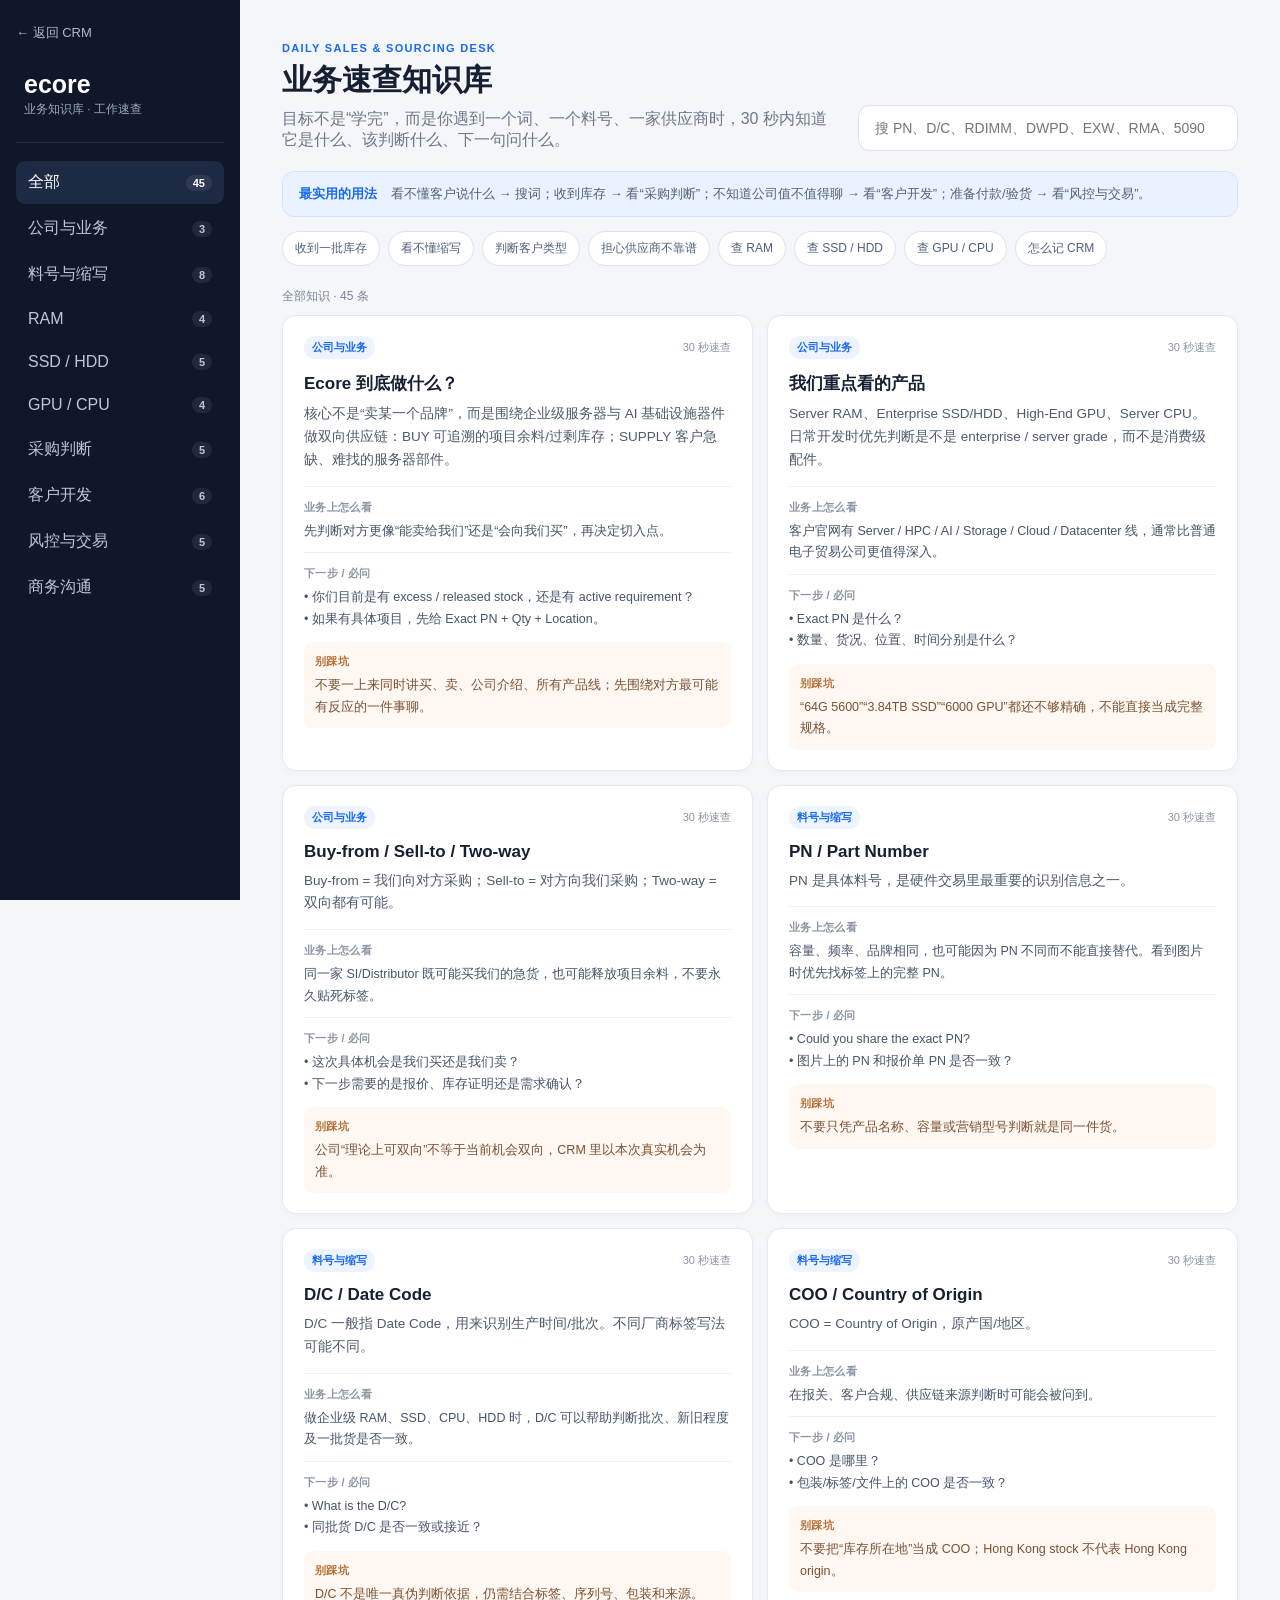
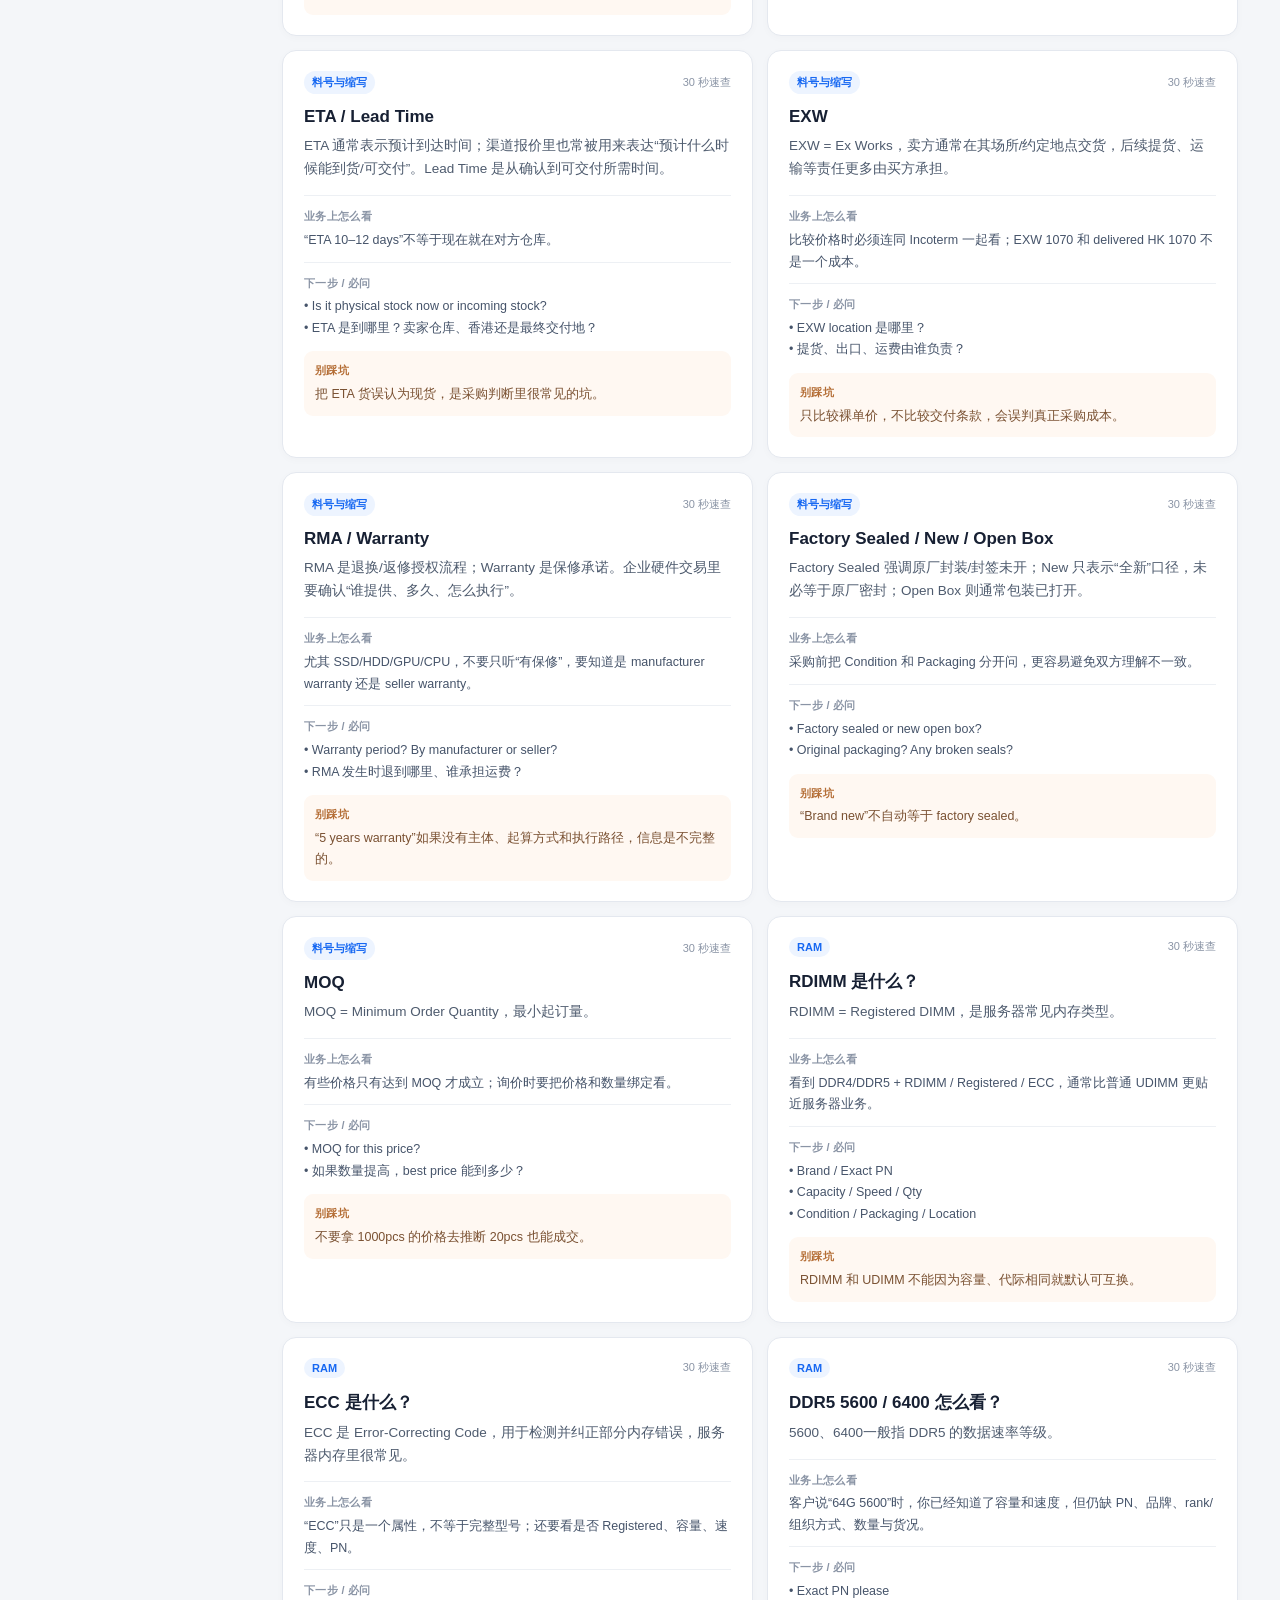
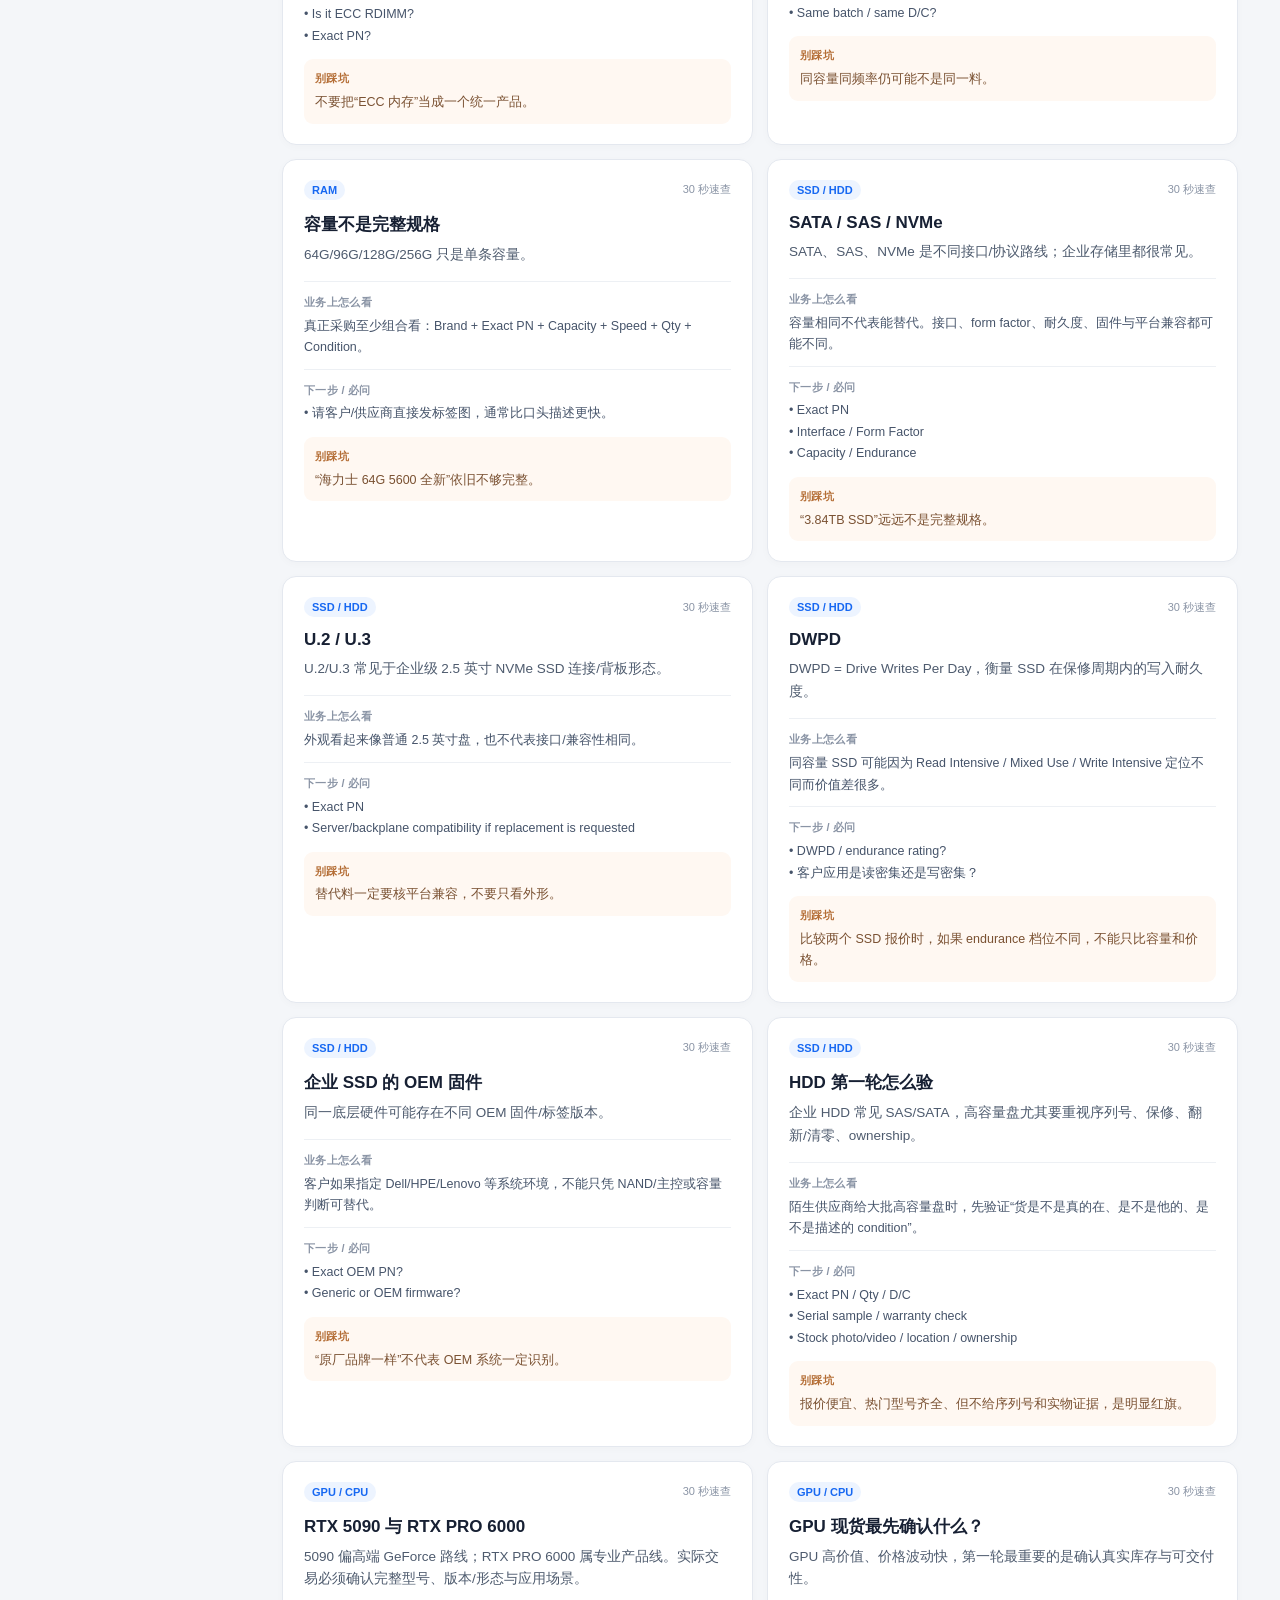
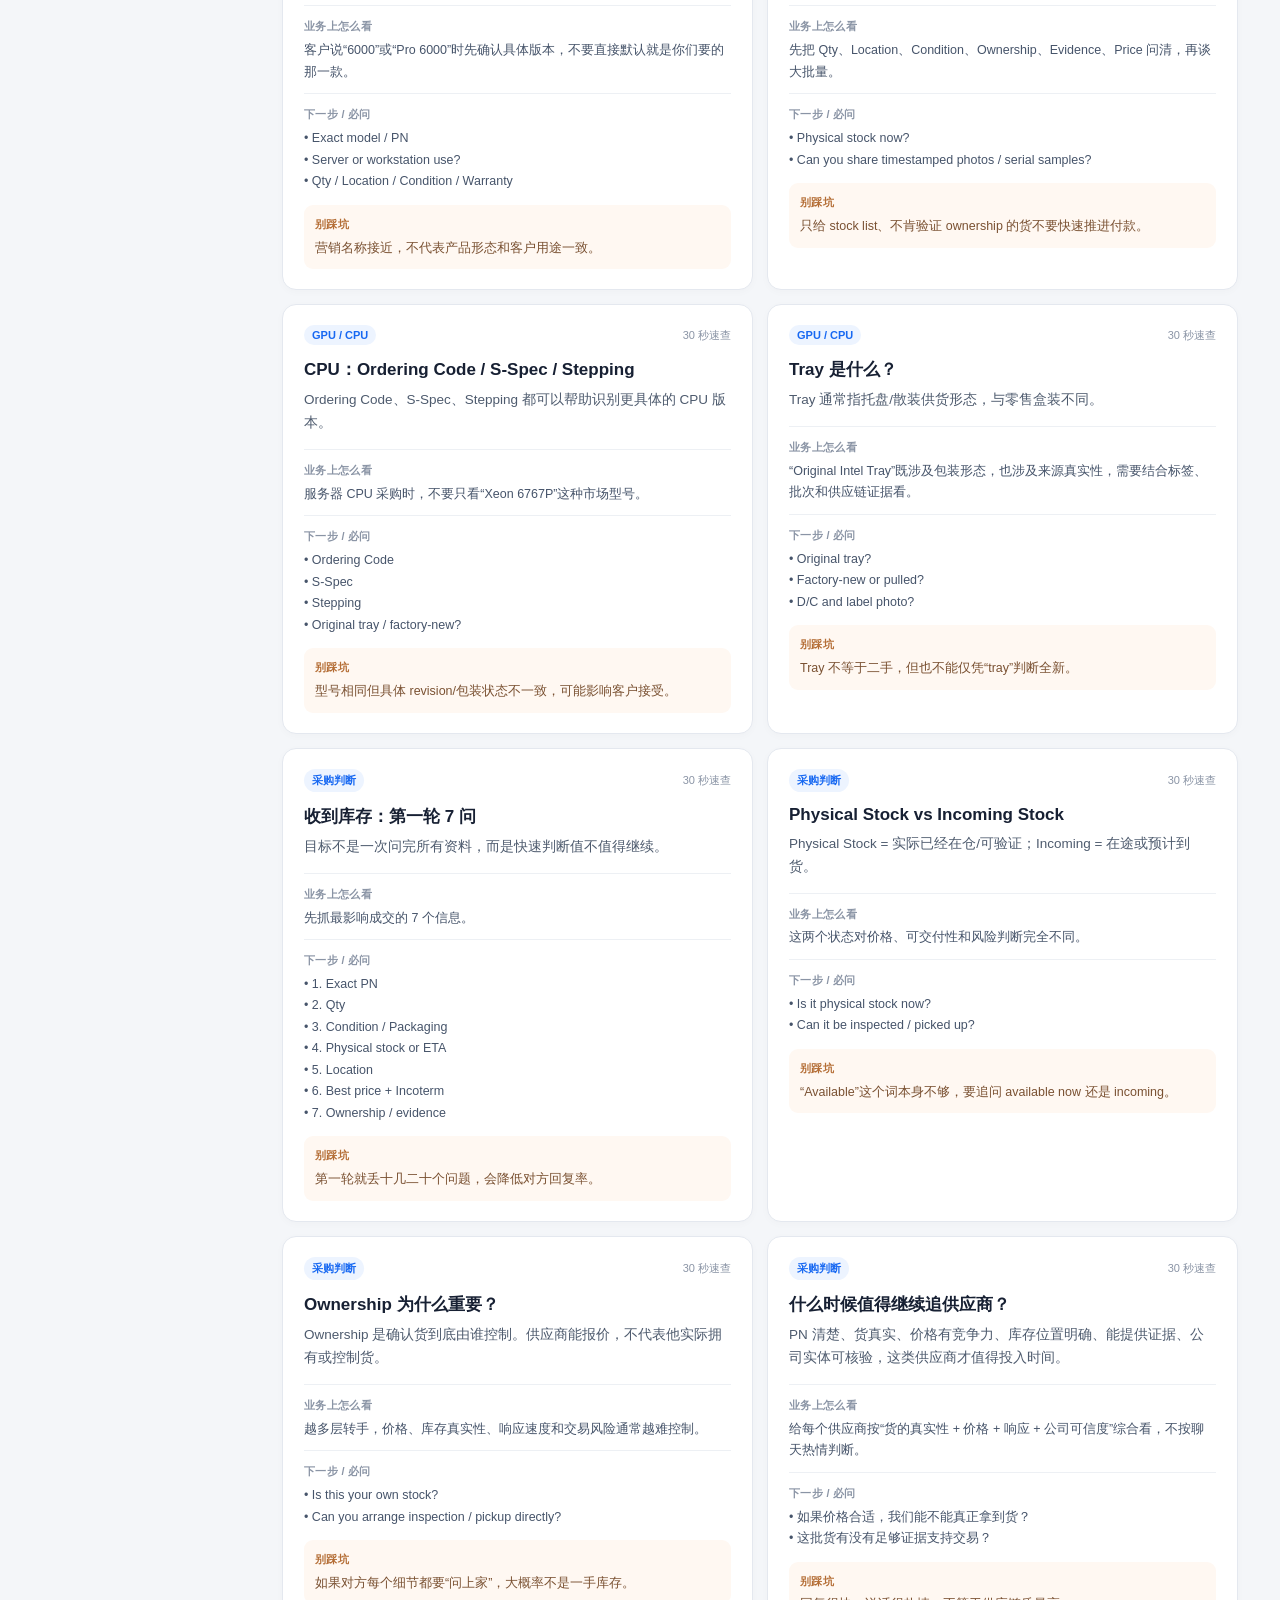
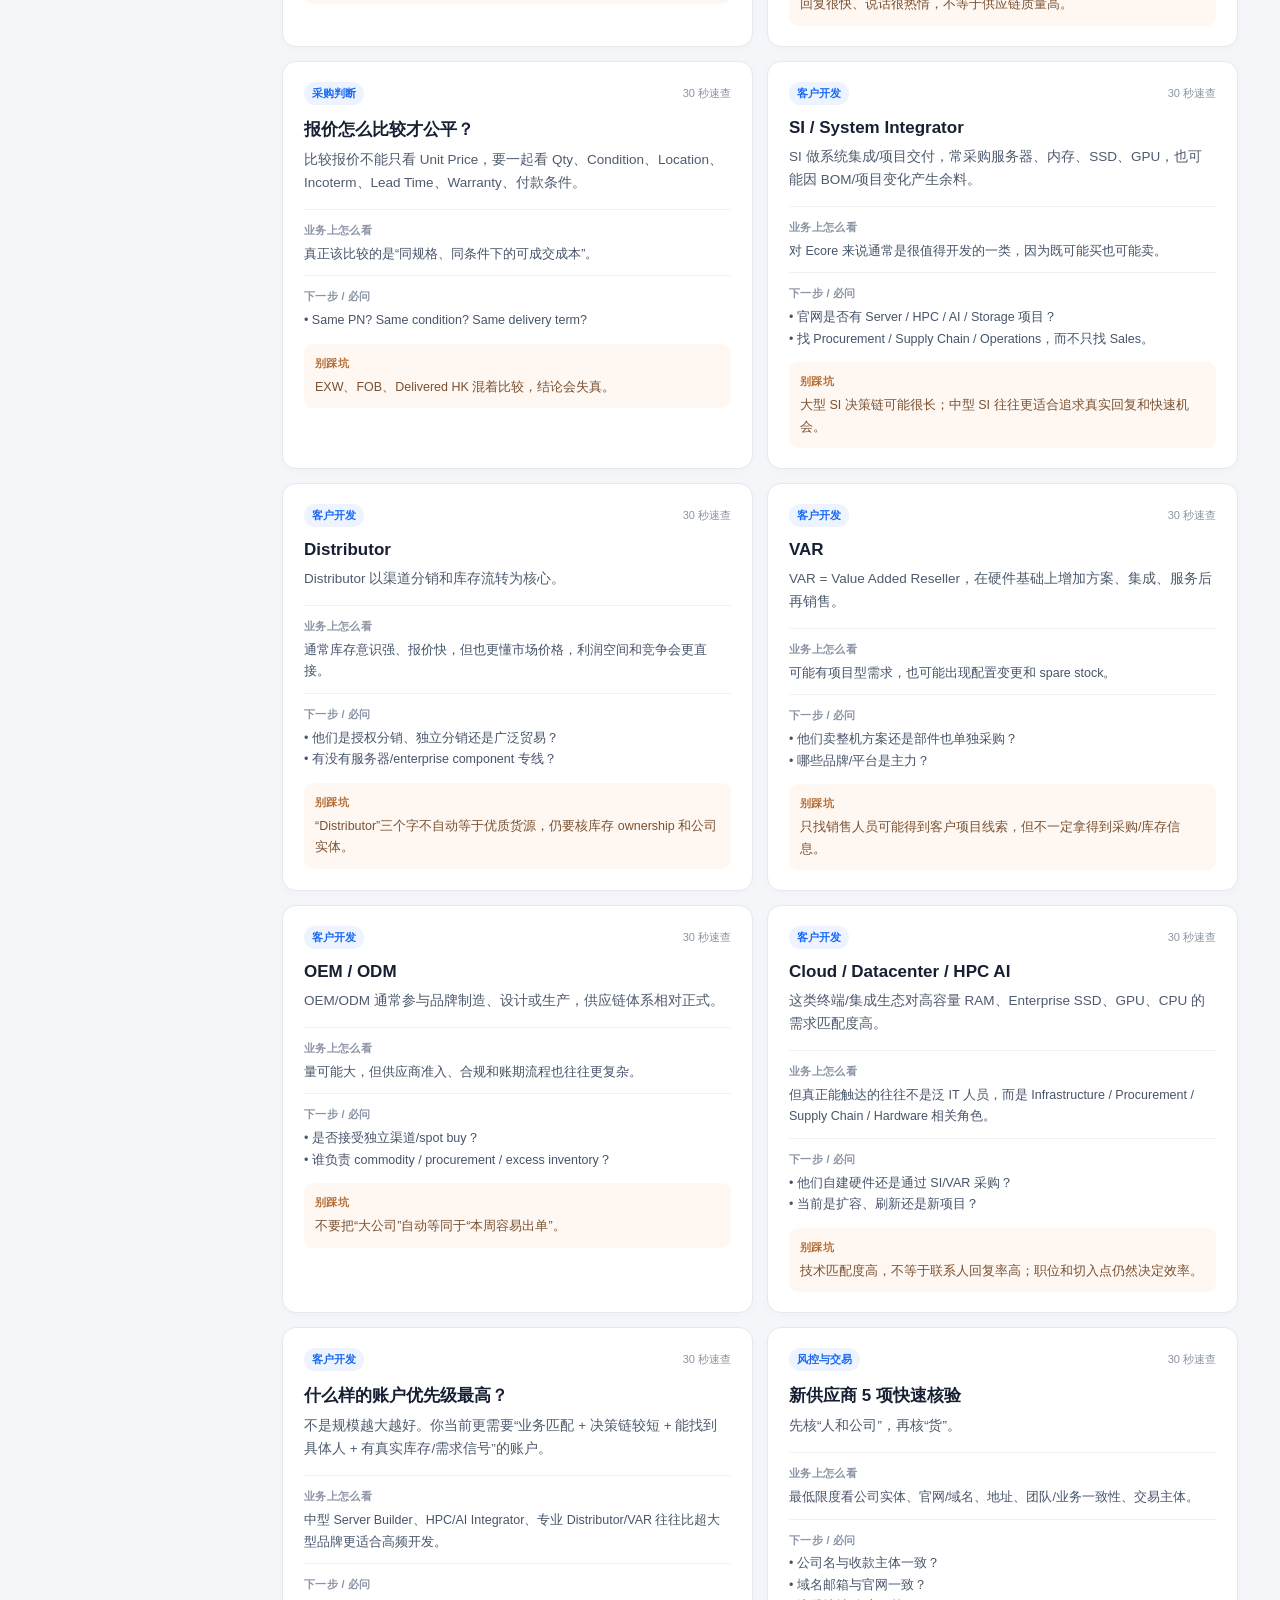
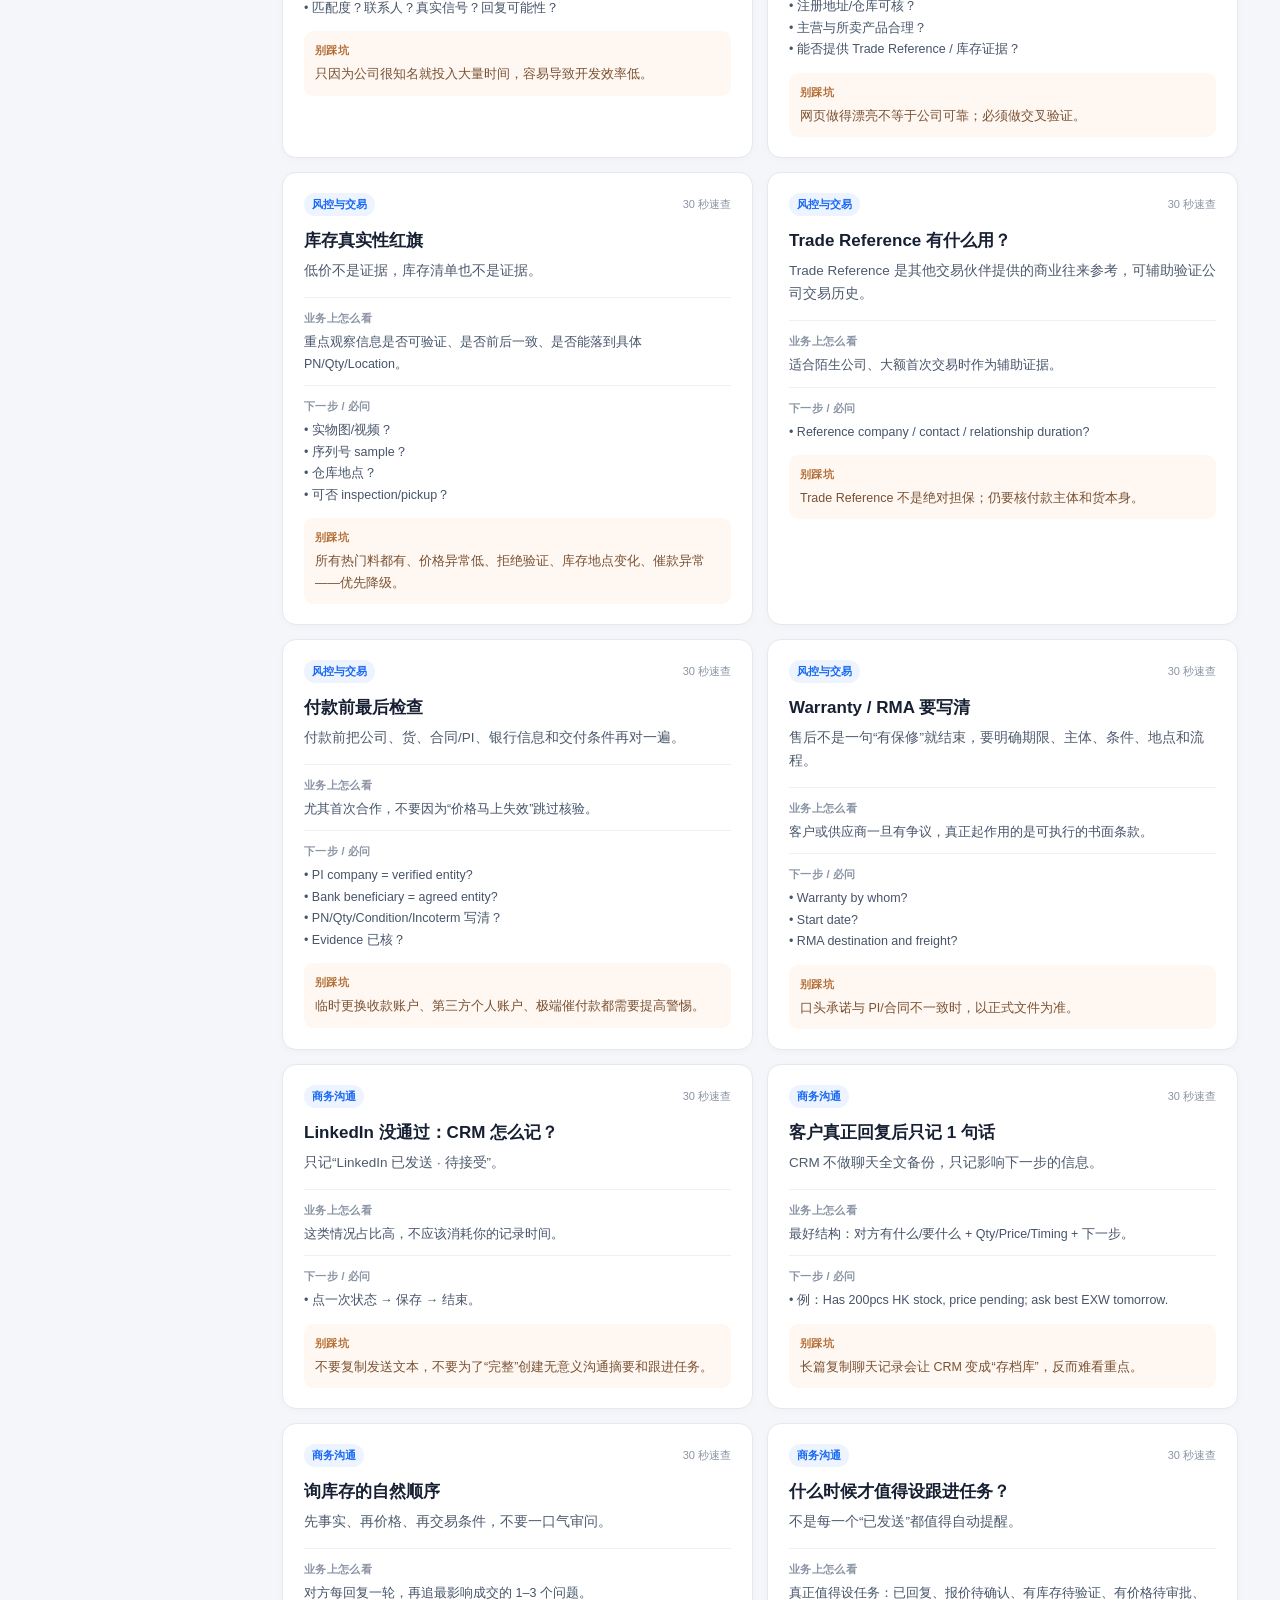
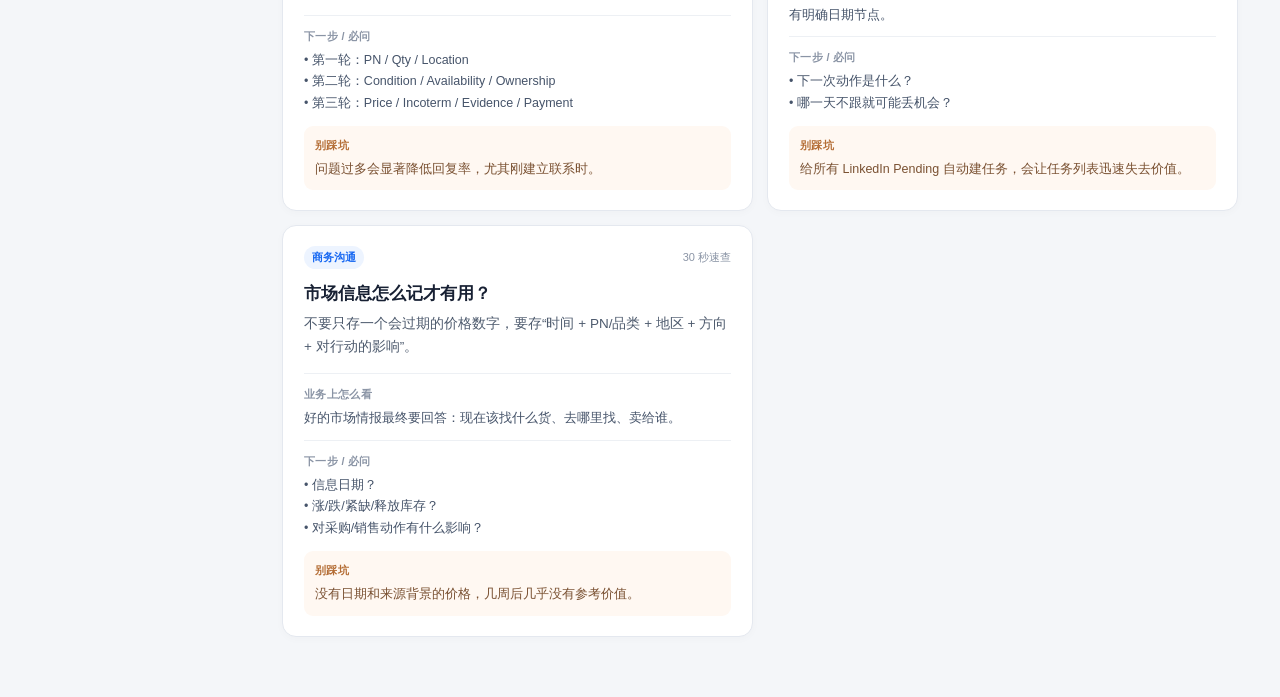
<file: knowledge.html>
<!doctype html>
<html lang="zh-CN">
<head>
  <meta charset="UTF-8" />
  <meta name="viewport" content="width=device-width, initial-scale=1.0" />
  <meta name="theme-color" content="#1768f2" />
  <title>Ecore 业务知识库</title>
  <link rel="stylesheet" href="./styles.css?v=7" />
  <link rel="stylesheet" href="./v2-enhancements.css?v=2" />
</head>
<body class="knowledge-body">
  <div class="knowledge-shell">
    <aside class="knowledge-sidebar">
      <a class="knowledge-back" href="./index.html">← 返回 CRM</a>
      <div class="knowledge-brand"><strong>ecore</strong><span>业务知识库 · 工作速查</span></div>
      <nav id="knowledge-categories"></nav>
    </aside>
    <main class="knowledge-main">
      <header class="knowledge-header">
        <div><span class="eyebrow">DAILY SALES & SOURCING DESK</span><h1>业务速查知识库</h1><p>目标不是“学完”，而是你遇到一个词、一个料号、一家供应商时，30 秒内知道它是什么、该判断什么、下一句问什么。</p></div>
        <div class="knowledge-search-wrap"><input id="knowledge-search" type="search" placeholder="搜 PN、D/C、RDIMM、DWPD、EXW、RMA、5090、库存真假…" autocomplete="off" /></div>
      </header>
      <section class="knowledge-tips"><strong>最实用的用法</strong><span>看不懂客户说什么 → 搜词；收到库存 → 看“采购判断”；不知道公司值不值得聊 → 看“客户开发”；准备付款/验货 → 看“风控与交易”。</span></section>
      <div id="knowledge-scenarios" class="knowledge-scenarios"></div>
      <div id="knowledge-content"></div>
    </main>
  </div>
  <script src="./knowledge.js?v=2"></script>
</body>
</html>
</file>
<file: styles.css>
:root {
  --blue: #1768f2;
  --blue-dark: #0749c4;
  --blue-soft: #edf4ff;
  --navy: #102654;
  --text: #31415f;
  --muted: #7a879d;
  --paper: #faf8f3;
  --card: rgba(255, 255, 255, 0.9);
  --line: #e5e2dc;
  --danger: #ef634f;
  --green: #18885a;
  --shadow: 0 12px 34px rgba(28, 52, 88, 0.07);
}

* { box-sizing: border-box; }
html, body { min-height: 100%; }
body {
  margin: 0;
  color: var(--navy);
  background:
    radial-gradient(circle at 78% 0, rgba(23, 104, 242, 0.07), transparent 29rem),
    var(--paper);
  font-family: Inter, "Microsoft YaHei", "PingFang SC", system-ui, -apple-system, sans-serif;
}
button, input, select, textarea { font: inherit; }
button { color: inherit; }
a { color: var(--blue); }

.loading-screen {
  min-height: 100vh;
  display: grid;
  place-items: center;
  color: var(--blue);
  font-weight: 750;
}

.auth-shell {
  min-height: 100vh;
  display: grid;
  grid-template-columns: minmax(0, 1.04fr) minmax(360px, 0.96fr);
  background: #fbfaf6;
}
.auth-panel {
  width: min(620px, 100%);
  align-self: center;
  justify-self: center;
  padding: clamp(36px, 7vw, 88px);
}
.auth-brand { display: flex; align-items: baseline; gap: 8px; margin-bottom: 66px; }
.auth-brand span { color: var(--blue); font-size: 44px; font-weight: 820; letter-spacing: -3px; }
.auth-brand small { font-size: 16px; font-weight: 800; letter-spacing: .1em; }
.auth-kicker { color: var(--blue); font-size: 12px; font-weight: 800; letter-spacing: .13em; text-transform: uppercase; }
.auth-panel h1 { margin: 12px 0 14px; font-size: clamp(37px, 5vw, 57px); line-height: 1.08; letter-spacing: -.05em; }
.auth-copy { max-width: 520px; margin: 0 0 30px; color: #718097; font-size: 14px; line-height: 1.8; }
.auth-form label { display: block; margin-bottom: 8px; color: #53627c; font-size: 12px; font-weight: 750; }
.auth-input-row { display: flex; gap: 10px; }
.auth-input-row input {
  flex: 1; min-width: 0; height: 50px; padding: 0 15px;
  border: 1px solid #cbd6e8; border-radius: 10px; outline: 0; color: var(--navy); background: white;
}
.auth-input-row input:focus { border-color: var(--blue); box-shadow: 0 0 0 4px rgba(23, 104, 242, .1); }
.auth-input-row button, .primary {
  min-height: 44px; padding: 0 19px; border: 0; border-radius: 10px; color: white;
  background: linear-gradient(135deg, var(--blue), var(--blue-dark)); font-weight: 760; cursor: pointer;
  box-shadow: 0 10px 25px rgba(23, 104, 242, .2);
}
.auth-error { min-height: 18px; margin: 9px 0 0; color: #cf4938; font-size: 12px; }
.auth-note { display: flex; gap: 9px; align-items: flex-start; margin-top: 25px; color: #7d899d; font-size: 11px; line-height: 1.6; }
.auth-note b { width: 20px; height: 20px; flex: 0 0 auto; display: grid; place-items: center; border-radius: 50%; color: var(--green); background: #e3f4eb; }
.auth-art {
  position: relative; min-height: 100vh; overflow: hidden; display: flex; align-items: flex-end;
  padding: 72px; color: white; background: linear-gradient(145deg, #0b50d2, #1768f2 58%, #093ca7);
}
.auth-art::before {
  content: ""; position: absolute; inset: 0; opacity: .24;
  background-image: radial-gradient(circle, white 1.6px, transparent 1.8px);
  background-size: 24px 24px;
  mask-image: linear-gradient(to bottom right, transparent 6%, black 55%, transparent 100%);
}
.auth-art p { position: relative; z-index: 2; margin: 0; font-size: clamp(27px, 3vw, 44px); line-height: 1.25; font-weight: 800; }
.orb { position: absolute; border: 1px solid rgba(255,255,255,.34); border-radius: 50%; }
.orb.one { width: 450px; height: 450px; top: -95px; right: -100px; }
.orb.two { width: 255px; height: 255px; top: 180px; right: 135px; }

.app-shell { min-height: 100vh; display: flex; }
.sidebar {
  position: fixed; inset: 0 auto 0 0; z-index: 20; width: 236px; overflow: hidden;
  padding: 36px 23px; border-right: 1px solid var(--line); background: rgba(251, 249, 245, .94);
}
.brand { display: flex; align-items: baseline; gap: 7px; margin: 0 2px 40px; }
.brand span { color: var(--blue); font-size: 38px; font-weight: 820; letter-spacing: -2.7px; }
.brand small { font-size: 15px; font-weight: 800; letter-spacing: .08em; }
.nav { display: grid; gap: 8px; }
.nav-item {
  width: 100%; min-height: 52px; display: flex; align-items: center; gap: 15px; padding: 0 15px;
  border: 1px solid transparent; border-radius: 11px; background: transparent;
  text-align: left; font-size: 15px; font-weight: 680; cursor: pointer;
}
.nav-item .icon { width: 25px; font-size: 18px; text-align: center; }
.nav-item .badge { margin-left: auto; min-width: 21px; height: 21px; display: grid; place-items: center; padding: 0 5px; border-radius: 99px; color: var(--blue); background: #e5eefc; font-size: 9px; }
.nav-item.active { border-color: #b9d3ff; color: var(--blue-dark); background: var(--blue-soft); }
.nav-item:hover { background: #f0f4fa; }
.sidebar-tools { position: absolute; left: 23px; right: 23px; bottom: 98px; display: grid; gap: 7px; z-index: 2; }
.subtle-button {
  min-height: 38px; border: 1px solid #dce3ed; border-radius: 8px; color: #60708a; background: rgba(255,255,255,.78); cursor: pointer;
}
.subtle-button:hover { border-color: #aec9f7; color: var(--blue); }
.sidebar-art { position: absolute; height: 240px; left: 0; right: 0; bottom: 0; overflow: hidden; pointer-events: none; }
.sidebar-art span { position: absolute; width: 300px; height: 300px; left: -178px; bottom: -150px; border-radius: 48px; transform: rotate(42deg); background: linear-gradient(145deg, #0f75ff, #125be6); }
.sidebar-art b { position: absolute; width: 90px; height: 90px; right: 17px; bottom: 13px; opacity: .32; background-image: radial-gradient(circle, #3182f6 2px, transparent 2.3px); background-size: 18px 18px; }

.workspace { margin-left: 236px; width: calc(100% - 236px); padding: 43px clamp(26px, 4vw, 62px) 64px; }
.topbar, .section-header { display: flex; align-items: flex-end; justify-content: space-between; gap: 24px; margin-bottom: 28px; }
.topbar h1, .section-header h1 { margin: 4px 0 0; font-size: clamp(32px, 4vw, 48px); line-height: 1.12; letter-spacing: -.04em; }
.header-note { margin: 9px 0 0; color: var(--muted); font-size: 12px; }
.section-header h1 { font-size: 36px; }
.eyebrow { margin: 0; color: #8591a7; font-size: 11px; font-weight: 800; letter-spacing: .13em; text-transform: uppercase; }
.top-actions { display: flex; align-items: center; gap: 10px; }
.search-box input {
  width: min(290px, 26vw); height: 44px; padding: 0 14px; border: 1px solid #dce1e8;
  border-radius: 10px; outline: 0; color: var(--navy); background: rgba(255,255,255,.8);
}
.search-box input:focus { border-color: var(--blue); }
.primary { height: 44px; }
.secondary {
  min-height: 42px; padding: 0 15px; border: 1px solid #c8d9f5; border-radius: 9px; color: var(--blue); background: #f6f9ff; font-weight: 700; cursor: pointer;
}
.secondary:hover { background: var(--blue-soft); }

.metrics { display: grid; grid-template-columns: repeat(4, minmax(155px, 1fr)); gap: 17px; margin-bottom: 24px; }
.metric, .panel, .quick-card {
  border: 1px solid var(--line); border-radius: 12px; background: var(--card); box-shadow: var(--shadow);
}
.metric { min-height: 138px; display: flex; align-items: center; justify-content: space-between; padding: 25px 27px; }
.metric label { display: block; margin-bottom: 13px; font-size: 14px; font-weight: 760; }
.metric strong { color: var(--blue); font-size: 42px; line-height: 1; }
.metric.danger strong { color: var(--danger); }
.metric .metric-icon { width: 48px; height: 48px; display: grid; place-items: center; border-radius: 50%; color: var(--blue); background: #eaf2ff; font-size: 21px; }
.metric.danger .metric-icon { color: var(--danger); background: #ffebe8; }

.dashboard-grid { display: grid; grid-template-columns: minmax(0, 1.8fr) minmax(280px, .72fr); gap: 20px; }
.panel { padding: 27px; }
.panel-title { display: flex; align-items: center; justify-content: space-between; gap: 14px; margin-bottom: 20px; }
.panel-title h2 { margin: 0; font-size: 20px; letter-spacing: -.02em; }
.panel-title small { color: var(--muted); }
.text-link { border: 0; color: var(--blue); background: transparent; font-size: 11px; font-weight: 750; cursor: pointer; }
.priority-list { border: 1px solid #e1e4e9; border-radius: 10px; overflow: hidden; }
.priority-row {
  width: 100%; min-height: 87px; display: grid; grid-template-columns: 1.05fr .9fr .85fr .7fr; gap: 16px;
  align-items: center; padding: 14px 19px; border: 0; border-left: 3px solid var(--blue);
  border-bottom: 1px solid #e7e8ea; background: white; text-align: left; cursor: pointer;
}
.priority-row:last-child { border-bottom: 0; }
.priority-row:hover { background: #f8fbff; }
.priority-row strong { font-size: 16px; }
.priority-row span { color: var(--text); font-size: 12px; }
.priority-row time { color: var(--blue); font-size: 11px; font-weight: 760; text-align: right; }
.progress-list { display: grid; gap: 11px; }
.progress-row { display: grid; grid-template-columns: 35px 1fr auto; gap: 12px; align-items: center; }
.progress-icon { width: 35px; height: 35px; display: grid; place-items: center; border-radius: 50%; color: var(--blue); background: #edf3ff; }
.progress-row span { font-size: 13px; }
.progress-row b { color: var(--blue); font-size: 24px; }
.queue-panel { margin-top: 20px; }
.queue-row { width: 100%; display: flex; align-items: center; justify-content: space-between; gap: 12px; padding: 13px 0; border: 0; border-bottom: 1px solid #e9e7e2; background: transparent; text-align: left; cursor: pointer; }
.queue-row:last-child { border-bottom: 0; }
.queue-row span { display: grid; gap: 3px; }
.queue-row strong { font-size: 12px; }
.queue-row small { color: var(--muted); font-size: 9px; }
.queue-row b { color: var(--blue); font-size: 22px; }
.motto {
  position: relative; min-height: 165px; margin-top: 20px; overflow: hidden; display: flex; align-items: flex-end;
  padding: 23px; border-radius: 11px; color: white; background: linear-gradient(135deg, #0751d2, #1670ff);
}
.motto::before { content: ""; position: absolute; width: 210px; height: 210px; right: -55px; top: -70px; border: 1px solid rgba(255,255,255,.35); border-radius: 50%; box-shadow: 0 0 0 35px rgba(255,255,255,.04), 0 0 0 70px rgba(255,255,255,.035); }
.motto strong { position: relative; max-width: 180px; font-size: 18px; line-height: 1.55; }
.quick-card { margin-top: 20px; padding: 22px; }
.quick-card h3 { margin: 0 0 5px; font-size: 15px; }
.quick-card p { margin: 0 0 14px; color: var(--muted); font-size: 11px; }
.quick-row { display: flex; gap: 9px; }
.quick-row input { flex: 1; min-width: 0; height: 42px; padding: 0 12px; border: 1px solid #d7dfe9; border-radius: 8px; outline: none; }

.toolbar { display: flex; gap: 10px; align-items: center; margin-bottom: 16px; }
.toolbar input, .toolbar select {
  height: 42px; padding: 0 12px; border: 1px solid #d8dee7; border-radius: 9px; outline: none; background: rgba(255,255,255,.85);
}
.toolbar input { min-width: min(360px, 40vw); }
.toolbar .grow { flex: 1; }
.table-wrap { overflow: auto; border: 1px solid var(--line); border-radius: 12px; background: var(--card); box-shadow: var(--shadow); }
table { width: 100%; min-width: 960px; border-collapse: collapse; }
th { padding: 13px 15px; color: #8490a4; background: #f8f8f6; font-size: 10px; letter-spacing: .07em; text-align: left; }
td { padding: 16px 15px; border-top: 1px solid #eceae6; color: var(--text); font-size: 12px; vertical-align: middle; }
td strong { color: var(--navy); font-size: 13px; }
tr.clickable { cursor: pointer; }
tr.clickable:hover td { background: #f8fbff; }
.progress-legend {
  display: flex; flex-wrap: wrap; gap: 9px 18px; margin: -10px 0 16px;
  padding: 11px 14px; border: 1px solid #e6e1dc; border-radius: 10px; background: rgba(255,255,255,.72);
  color: #68758a; font-size: 10px;
}
.progress-legend span { display: inline-flex; align-items: center; gap: 7px; }
.progress-legend i { width: 14px; height: 14px; border: 1px solid rgba(88,59,68,.08); border-radius: 4px; }
.legend-contact { background: #f3f4f6; }
.legend-outreach { background: #fff2b8; }
.legend-reply { background: #ffdce8; }
.legend-opportunity { background: #ffb9b9; }
.account-table table { min-width: 1450px; }
.account-table tr.account-progress-contact td { background: #f7f7f5; }
.account-table tr.account-progress-outreach td { background: #fff8d7; }
.account-table tr.account-progress-reply td { background: #ffe5ed; }
.account-table tr.account-progress-opportunity td { background: #ffd5d5; }
.account-table tr.account-progress-contact:hover td { background: #f0f0ed; }
.account-table tr.account-progress-outreach:hover td { background: #fff0b5; }
.account-table tr.account-progress-reply:hover td { background: #ffd4e1; }
.account-table tr.account-progress-opportunity:hover td { background: #ffc2c2; }
.account-table tr[class*="account-progress-"] td:first-child { border-left: 4px solid transparent; }
.account-table tr.account-progress-contact td:first-child { border-left-color: #e0bb42; }
.account-table tr.account-progress-outreach td:first-child { border-left-color: #e0b229; }
.account-table tr.account-progress-reply td:first-child { border-left-color: #dd7899; }
.account-table tr.account-progress-opportunity td:first-child { border-left-color: #df4545; }
.company-cell { display: grid; gap: 4px; }
.company-cell small { color: var(--muted); }
.contact-cell { min-width: 160px; display: grid; gap: 4px; }
.contact-cell small { color: var(--muted); }
.contact-methods { display: flex; flex-wrap: wrap; gap: 4px; }
.contact-methods i { padding: 3px 6px; border-radius: 5px; color: #5d5f6a; background: rgba(255,255,255,.72); font-size: 8px; font-style: normal; font-weight: 750; }
.contact-methods em, .no-activity { color: #929bac; font-size: 9px; font-style: normal; }
.activity-preview { width: 225px; display: grid; gap: 5px; }
.activity-preview > div { display: flex; align-items: center; justify-content: space-between; gap: 8px; }
.activity-preview b { color: #243a61; font-size: 9px; }
.activity-preview time { color: #8995a8; font-size: 8px; white-space: nowrap; }
.activity-preview p { margin: 0; overflow: hidden; display: -webkit-box; color: #536078; font-size: 10px; line-height: 1.45; -webkit-box-orient: vertical; -webkit-line-clamp: 2; }
.activity-preview > small { color: #8d98aa; font-size: 8px; }
.next-action-cell { min-width: 220px; line-height: 1.55; }
.progress-pills { min-width: 185px; display: flex; flex-wrap: wrap; gap: 5px; }
.progress-pill { display: inline-flex; padding: 4px 7px; border-radius: 6px; font-size: 9px; font-weight: 760; line-height: 1.3; }
.progress-pill.pending { color: #795906; background: #ffec9c; }
.progress-pill.reply { color: #9c3659; background: #ffcddd; }
.progress-pill.opportunity { color: #a51f2a; background: #ffadad; }
.status, .trust {
  display: inline-flex; align-items: center; min-height: 25px; padding: 0 8px; border-radius: 99px;
  font-size: 10px; font-weight: 760; white-space: nowrap;
}
.status.gray { color: #647085; background: #eef0f3; }
.status.blue { color: #1260d7; background: #eaf2ff; }
.status.yellow { color: #815d0d; background: #fff0b7; }
.status.pink { color: #a54567; background: #ffe1eb; }
.status.rose { color: #9e2f59; background: #ffcadd; }
.status.hotpink { color: #7b1644; background: #ef9dbc; }
.status.cyan { color: #08768e; background: #e4f7fb; }
.status.purple { color: #7651be; background: #f0eafd; }
.status.orange { color: #ae621f; background: #fff1df; }
.status.green { color: #18764f; background: #e4f5ed; }
.status.red { color: #b84638; background: #ffebe8; }
.grade { display: inline-flex; min-height: 24px; align-items: center; padding: 0 8px; border-radius: 7px; font-size: 10px; font-weight: 850; }
.grade-A { color: #1260d7; background: #e5efff; }
.grade-B { color: #8b5f16; background: #fff1d6; }
.grade-C { color: #687386; background: #edf0f4; }
.trust.good { color: #16754d; background: #e4f5ec; }
.trust.medium { color: #9c681c; background: #fff3df; }
.trust.low { color: #bd4b3b; background: #ffebe8; }
.empty { padding: 60px 20px; color: #8793a5; text-align: center; }
.empty.compact { padding: 20px 8px; }

.pipeline-board { display: grid; grid-auto-flow: column; grid-auto-columns: minmax(240px, 275px); gap: 13px; overflow-x: auto; padding: 3px 2px 18px; }
.pipeline-column { min-height: 360px; padding: 12px; border: 1px solid #e5e2dc; border-radius: 12px; background: rgba(245,244,240,.75); }
.pipeline-list { display: grid; gap: 9px; }
.pipeline-card { display: grid; gap: 8px; padding: 14px; border: 1px solid #e2e6ed; border-radius: 10px; background: white; box-shadow: 0 5px 15px rgba(35,53,83,.04); text-align: left; cursor: pointer; }
.pipeline-card:hover { border-color: #b7cdf2; transform: translateY(-1px); }
.pipeline-card > div { display: flex; align-items: center; justify-content: space-between; gap: 8px; }
.pipeline-card > div small, .pipeline-card time { color: var(--muted); font-size: 9px; }
.pipeline-card p, .pipeline-card span { margin: 0; color: #526078; font-size: 10px; line-height: 1.45; }
.pipeline-card span { min-height: 29px; }

.task-board { display: grid; grid-template-columns: repeat(4, minmax(220px, 1fr)); gap: 14px; align-items: start; overflow: auto; padding-bottom: 12px; }
.task-column { min-width: 220px; padding: 12px; border: 1px solid #e5e2dc; border-radius: 12px; background: rgba(245,244,240,.75); }
.column-title { display: flex; justify-content: space-between; align-items: center; padding: 3px 4px 13px; }
.column-title h2 { margin: 0; font-size: 14px; }
.column-title b { min-width: 24px; height: 24px; display: grid; place-items: center; border-radius: 99px; color: #727e91; background: #e9e9e6; font-size: 10px; }
.task-list { display: grid; gap: 10px; }
.task-card { padding: 13px; border: 1px solid #e5e6e9; border-radius: 9px; background: white; box-shadow: 0 5px 15px rgba(35,53,83,.04); }
.task-card.done { opacity: .55; }
.task-card-head { display: flex; align-items: center; justify-content: space-between; }
.task-check { width: 21px; height: 21px; display: grid; place-items: center; border: 1px solid #cbd3df; border-radius: 6px; background: white; cursor: pointer; }
.task-card.done .task-check { color: white; border-color: var(--green); background: var(--green); }
.priority { padding: 3px 6px; border-radius: 5px; color: #758097; background: #eef0f3; font-size: 9px; font-weight: 760; }
.priority.high { color: #bf4e3b; background: #ffebe8; }
.task-client { display: block; margin: 12px 0 5px; color: var(--navy); font-size: 13px; font-weight: 760; }
.task-card p { margin: 0 0 9px; color: #4b5b76; font-size: 11px; line-height: 1.5; }
.task-card time { color: #8a95a7; font-size: 9px; }

.timeline { padding: 26px; border: 1px solid var(--line); border-radius: 12px; background: var(--card); box-shadow: var(--shadow); }
.timeline-item { position: relative; display: grid; grid-template-columns: 44px 1fr; gap: 15px; padding-bottom: 20px; }
.timeline-item:last-child { padding-bottom: 0; }
.timeline-dot { position: relative; z-index: 2; width: 40px; height: 40px; display: grid; place-items: center; border: 5px solid #faf9f6; border-radius: 50%; color: var(--blue); background: #e9f1ff; font-size: 11px; font-weight: 800; }
.timeline-line { position: absolute; left: 19px; top: 39px; bottom: -2px; border-left: 1px dashed #cbd5e5; }
.timeline-item:last-child .timeline-line { display: none; }
.timeline-content { padding: 15px 17px; border: 1px solid #e4e6ea; border-radius: 9px; background: white; }
.timeline-top { display: flex; align-items: center; gap: 9px; }
.timeline-top strong { font-size: 13px; }
.timeline-top span { padding: 4px 7px; border-radius: 6px; color: #536987; background: #eef3fa; font-size: 9px; }
.timeline-top time { margin-left: auto; color: #909bad; font-size: 9px; }
.timeline-content p { margin: 11px 0; color: #4d5d75; font-size: 12px; line-height: 1.65; }
.next-step { padding: 9px 10px; border-radius: 7px; background: #f5f8fd; font-size: 10px; }

.report-grid { display: grid; grid-template-columns: minmax(0, 1.45fr) minmax(260px, .55fr); gap: 20px; }
.report-copy { white-space: pre-wrap; color: var(--text); font-size: 13px; line-height: 1.9; }
.verification-guide { display: grid; gap: 6px; margin-bottom: 16px; padding: 14px 17px; border: 1px solid #c9d9f5; border-radius: 10px; color: #29496f; background: #f2f7ff; }
.verification-guide b { font-size: 12px; }
.verification-guide span { font-size: 10px; line-height: 1.6; }
.completion { min-width: 145px; display: grid; gap: 5px; }
.completion b { font-size: 12px; }
.completion i { position: relative; height: 5px; overflow: hidden; border-radius: 99px; background: #e5e9ef; }
.completion i::after { content: ""; position: absolute; inset: 0 auto 0 0; width: var(--progress); border-radius: inherit; background: linear-gradient(90deg, #ee9b44, var(--blue)); }
.completion small { color: var(--muted); font-size: 8px; line-height: 1.4; }
.kpi-list { display: grid; gap: 13px; }
.kpi-item { padding: 14px; border: 1px solid #e6e5e1; border-radius: 9px; background: white; }
.kpi-item span { display: block; color: var(--muted); font-size: 10px; }
.kpi-item strong { display: block; margin-top: 6px; color: var(--blue); font-size: 24px; }

.drawer-backdrop, .modal-backdrop { position: fixed; inset: 0; z-index: 50; background: rgba(10, 24, 50, .3); backdrop-filter: blur(2px); }
.drawer {
  position: fixed; inset: 0 0 0 auto; z-index: 60; width: min(610px, 94vw); overflow: auto;
  padding: 31px; background: #fbfaf7; box-shadow: -20px 0 55px rgba(16, 38, 84, .16);
}
.drawer-head { display: flex; align-items: flex-start; justify-content: space-between; gap: 18px; margin-bottom: 20px; }
.drawer-head h2 { margin: 5px 0 7px; font-size: 29px; }
.drawer-head p { margin: 0; color: var(--muted); font-size: 12px; }
.icon-button { width: 38px; height: 38px; border: 1px solid #dce2ea; border-radius: 9px; background: white; cursor: pointer; }
.drawer-actions { display: flex; gap: 9px; margin-bottom: 20px; }
.detail-grid { display: grid; grid-template-columns: 1fr 1fr; gap: 11px; }
.detail-card { padding: 13px; border: 1px solid #e6e4df; border-radius: 9px; background: white; }
.detail-card label { display: block; margin-bottom: 5px; color: #8b96a8; font-size: 9px; letter-spacing: .06em; }
.detail-card p { margin: 0; color: var(--text); font-size: 12px; line-height: 1.55; word-break: break-word; }
.detail-wide { grid-column: 1 / -1; }
.drawer-badges { display: flex; flex-wrap: wrap; align-items: center; gap: 7px; }
.key-account-pill {
  display: inline-flex; align-items: center; gap: 4px; padding: 4px 7px; border: 1px solid #f0c96b; border-radius: 999px;
  color: #865400; background: #fff5cf; font-size: 9px; font-weight: 850; white-space: nowrap;
}
.key-account-empty { color: #b2bac7; }
.key-account-field { align-content: center; padding: 10px 12px; border: 1px solid #d7dee9; border-radius: 8px; background: #fffaf0; }
.key-account-field label { display: flex; align-items: center; gap: 8px; color: #865400; font-size: 11px; cursor: pointer; }
.key-account-field input { width: 16px; min-height: 16px; height: 16px; margin: 0; accent-color: #d59a19; }
.key-account-field small { color: #8b96a8; font-size: 9px; line-height: 1.45; }
.drawer-badges .progress-pills { min-width: 0; }
.drawer-section { margin-top: 24px; }
.drawer-section h3 { margin: 0 0 12px; font-size: 15px; }
.mini-list { display: grid; gap: 8px; }
.mini-item { padding: 11px 12px; border: 1px solid #e6e5e2; border-radius: 8px; background: white; font-size: 11px; line-height: 1.55; }
.mini-item strong { display: block; margin-bottom: 3px; color: var(--navy); }

.modal-backdrop { z-index: 80; display: grid; place-items: center; padding: 20px; }
.modal {
  width: min(720px, 96vw); max-height: 92vh; overflow: auto; padding: 26px;
  border: 1px solid #e3e2df; border-radius: 14px; background: #fbfaf7; box-shadow: 0 25px 70px rgba(12, 31, 66, .24);
}
.modal-wide { width: min(940px, 96vw); }
.modal-note { margin: 5px 0 0; color: var(--muted); font-size: 10px; }
.modal-head { display: flex; align-items: center; justify-content: space-between; margin-bottom: 21px; }
.modal-head h2 { margin: 0; font-size: 24px; }
.form-grid { display: grid; grid-template-columns: 1fr 1fr; gap: 14px; }
.field { display: grid; gap: 6px; }
.field.wide { grid-column: 1 / -1; }
.field label { color: #63718a; font-size: 10px; font-weight: 750; }
.field input, .field select, .field textarea {
  width: 100%; min-height: 42px; padding: 10px 11px; border: 1px solid #d7dee9; border-radius: 8px; outline: 0; color: var(--navy); background: white;
}
.field textarea { min-height: 80px; resize: vertical; }
.progress-selector { display: grid; grid-template-columns: repeat(3, 1fr); gap: 10px; }
.progress-group { min-width: 0; display: grid; gap: 7px; margin: 0; padding: 12px; border: 1px solid #e2e2de; border-radius: 9px; background: white; }
.progress-group legend { padding: 0 5px; font-size: 9px; font-weight: 820; }
.progress-group.pending { background: #fffbea; }
.progress-group.reply { background: #fff1f5; }
.progress-group.opportunity { background: #fff0f0; }
.progress-group label { display: flex; align-items: flex-start; gap: 7px; color: #4e5b70; font-size: 10px; line-height: 1.4; cursor: pointer; }
.progress-group input { width: 15px; height: 15px; min-height: 0; flex: 0 0 auto; margin: 0; accent-color: var(--blue); }
.field input:focus, .field select:focus, .field textarea:focus { border-color: var(--blue); box-shadow: 0 0 0 3px rgba(23,104,242,.08); }
.modal-actions { display: flex; justify-content: flex-end; gap: 10px; margin-top: 20px; }

.toast {
  position: fixed; z-index: 100; left: 50%; bottom: 28px; transform: translateX(-50%);
  padding: 11px 16px; border-radius: 9px; color: white; background: #102654; box-shadow: 0 10px 30px rgba(16,38,84,.25);
  font-size: 12px;
}

@media (max-width: 1050px) {
  .metrics { grid-template-columns: repeat(2, 1fr); }
  .dashboard-grid, .report-grid { grid-template-columns: 1fr; }
  .sidebar { width: 205px; padding-left: 16px; padding-right: 16px; }
  .workspace { margin-left: 205px; width: calc(100% - 205px); }
}
@media (max-width: 760px) {
  .auth-shell { grid-template-columns: 1fr; }
  .auth-art { display: none; }
  .auth-panel { padding: 34px 24px; }
  .auth-brand { margin-bottom: 46px; }
  .sidebar { position: fixed; inset: auto 0 0 0; width: auto; height: 70px; padding: 7px; border: 0; border-top: 1px solid var(--line); }
  .brand, .sidebar-tools, .sidebar-art { display: none; }
  .nav { height: 100%; grid-template-columns: repeat(7, 1fr); gap: 2px; }
  .nav-item { min-height: 54px; display: grid; place-items: center; align-content: center; gap: 2px; padding: 2px; font-size: 8px; }
  .nav-item .icon { width: auto; font-size: 16px; }
  .nav-item .badge { display: none; }
  .workspace { margin-left: 0; width: 100%; padding: 25px 16px 92px; }
  .topbar, .section-header { align-items: flex-start; flex-direction: column; }
  .top-actions, .search-box { width: 100%; }
  .search-box input { width: 100%; }
  .metrics { gap: 10px; }
  .metric { min-height: 108px; padding: 18px; }
  .metric strong { font-size: 34px; }
  .metric .metric-icon { display: none; }
  .panel { padding: 18px; }
  .priority-row { grid-template-columns: 1fr auto; min-height: 80px; }
  .priority-row span:nth-of-type(2) { display: none; }
  .quick-row { flex-direction: column; }
  .toolbar { align-items: stretch; flex-direction: column; }
  .toolbar input { min-width: 0; width: 100%; }
  .detail-grid, .form-grid { grid-template-columns: 1fr; }
  .progress-selector { grid-template-columns: 1fr; }
  .detail-wide, .field.wide { grid-column: auto; }
}
</file>
<file: v2-enhancements.css>
.v2-nav-link{display:flex;text-decoration:none;box-sizing:border-box}.v2-quick-filters{display:flex;align-items:center;gap:8px;flex-wrap:wrap;margin:-2px 0 14px;padding:10px 12px;background:#f7f9fc;border:1px solid #e7ebf2;border-radius:12px}.v2-quick-filters>span{font-size:12px;color:#78849a}.v2-quick-filters button{border:1px solid #dfe5ef;background:#fff;border-radius:999px;padding:7px 11px;cursor:pointer;font-size:12px}.v2-quick-filters button:hover{border-color:#1768f2;color:#1768f2}.v2-note-muted{opacity:.58}.v2-note-muted textarea{min-height:60px}.v2-collapsible{opacity:.86}.v2-one-click-status,.v2-activity-quick{background:#f6f9ff;border:1px solid #dce7fb;border-radius:12px;padding:13px 14px}.v2-one-click-status{margin-bottom:12px}.v2-one-click-copy{display:flex;flex-direction:column;gap:3px;margin-bottom:10px}.v2-one-click-copy strong{font-size:13px;color:#24324a}.v2-one-click-copy span{font-size:11.5px;color:#73809a}.v2-one-click-buttons{display:flex;gap:8px;flex-wrap:wrap}.v2-one-click-buttons button{border:1px solid #cbdaf5;background:#fff;color:#27518f;border-radius:9px;padding:8px 10px;font-size:12px;cursor:pointer}.v2-one-click-buttons button:hover{background:#edf4ff;border-color:#1768f2;color:#1768f2}.knowledge-body{margin:0;background:#f4f6f9;color:#172033;font-family:Inter,-apple-system,BlinkMacSystemFont,"Segoe UI","PingFang SC","Microsoft YaHei",sans-serif}.knowledge-shell{min-height:100vh;display:grid;grid-template-columns:240px minmax(0,1fr)}.knowledge-sidebar{position:sticky;top:0;height:100vh;box-sizing:border-box;background:#0f1728;color:#fff;padding:24px 16px}.knowledge-back{color:#aeb9cc;text-decoration:none;font-size:13px;display:block;margin-bottom:28px}.knowledge-brand{padding:0 8px 24px;border-bottom:1px solid rgba(255,255,255,.1);margin-bottom:18px}.knowledge-brand strong{font-size:25px;display:block}.knowledge-brand span{font-size:12px;color:#9daac0}.knowledge-cat{width:100%;display:flex;justify-content:space-between;align-items:center;border:0;background:transparent;color:#bdc7d8;padding:11px 12px;border-radius:9px;margin:3px 0;text-align:left;cursor:pointer}.knowledge-cat b{font-size:11px;background:rgba(255,255,255,.08);padding:2px 7px;border-radius:999px}.knowledge-cat.active,.knowledge-cat:hover{background:#1d2a43;color:#fff}.knowledge-main{padding:38px 42px 60px;max-width:1400px;width:100%;box-sizing:border-box}.knowledge-header{display:flex;justify-content:space-between;align-items:flex-end;gap:28px;margin-bottom:20px}.knowledge-header h1{font-size:30px;margin:4px 0 8px}.knowledge-header p{margin:0;color:#6d7789;max-width:700px}.eyebrow{font-size:11px;letter-spacing:.12em;color:#1768f2;font-weight:700}.knowledge-search-wrap{min-width:380px}.knowledge-search-wrap input{width:100%;box-sizing:border-box;border:1px solid #dce2eb;background:#fff;border-radius:12px;padding:14px 16px;font-size:14px;outline:none}.knowledge-search-wrap input:focus{border-color:#1768f2;box-shadow:0 0 0 3px rgba(23,104,242,.09)}.knowledge-tips{display:flex;gap:14px;background:#eaf2ff;border:1px solid #d4e4ff;border-radius:12px;padding:13px 16px;margin-bottom:14px;font-size:13px}.knowledge-tips strong{white-space:nowrap;color:#1768f2}.knowledge-tips span{color:#526178}.knowledge-scenarios{display:flex;gap:8px;flex-wrap:wrap;margin-bottom:22px}.knowledge-scenarios button{border:1px solid #dde3ec;background:#fff;border-radius:999px;padding:8px 12px;font-size:12px;cursor:pointer;color:#536077}.knowledge-scenarios button:hover{border-color:#1768f2;color:#1768f2}.knowledge-count{font-size:12px;color:#7a8596;margin:0 0 10px}.knowledge-grid{display:grid;grid-template-columns:repeat(2,minmax(0,1fr));gap:14px}.knowledge-card{background:#fff;border:1px solid #e4e8ef;border-radius:14px;padding:20px 21px;box-shadow:0 2px 8px rgba(18,31,53,.025)}.knowledge-card-top{display:flex;align-items:center;justify-content:space-between;gap:10px}.knowledge-card-top span{font-size:11px;font-weight:700;color:#1768f2;background:#edf4ff;border-radius:999px;padding:4px 8px}.knowledge-card-top em{font-style:normal;font-size:11px;color:#8b95a6}.knowledge-card h2{font-size:17px;margin:13px 0 8px}.knowledge-card>p{font-size:13.5px;line-height:1.7;color:#4e5b6e;margin:0 0 14px}.knowledge-section{border-top:1px solid #edf0f4;padding-top:11px;margin-top:10px;font-size:12.5px;line-height:1.72;color:#46546a}.knowledge-section strong{display:block;font-size:11px;color:#8a94a5;margin-bottom:4px;text-transform:uppercase;letter-spacing:.03em}.knowledge-section.risk{background:#fff8f2;border:0;border-radius:9px;padding:10px 11px;margin-top:12px;color:#7a5132}.knowledge-section.risk strong{color:#b46d35}.knowledge-empty{background:#fff;border:1px solid #e4e8ef;border-radius:14px;padding:40px;text-align:center;color:#778297}@media(max-width:900px){.knowledge-shell{grid-template-columns:1fr}.knowledge-sidebar{position:relative;height:auto}.knowledge-sidebar nav{display:flex;overflow:auto}.knowledge-cat{width:auto;min-width:max-content}.knowledge-main{padding:24px 16px}.knowledge-header{display:block}.knowledge-search-wrap{min-width:0;margin-top:18px}.knowledge-grid{grid-template-columns:1fr}.v2-one-click-buttons{flex-direction:column}.v2-one-click-buttons button{width:100%}}
</file>
